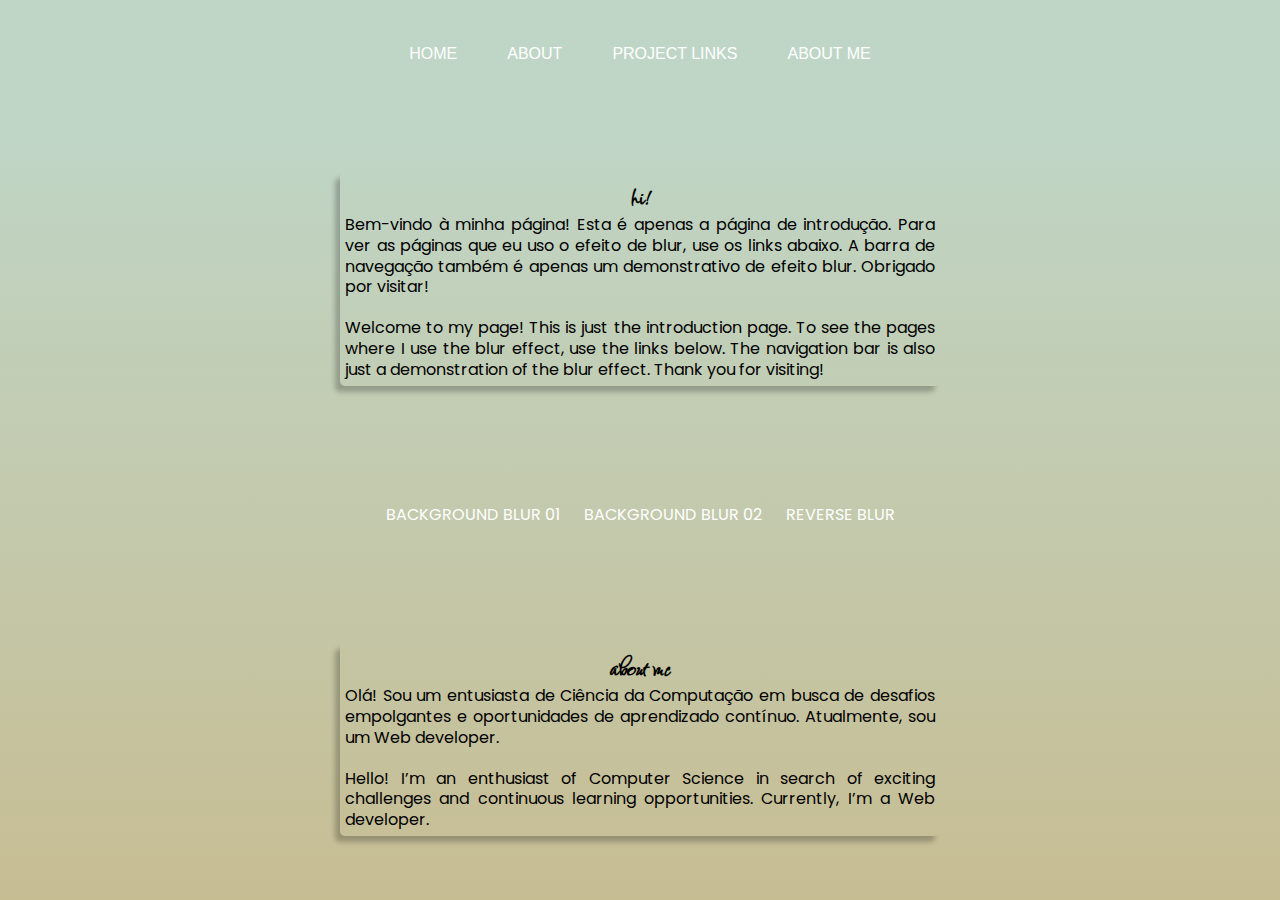
<file: index.html>
<!DOCTYPE html>
<html lang="en">
<head>
    <meta charset="UTF-8">
    <meta name="viewport" content="width=device-width, initial-scale=1.0">
    <title>Home Page</title>
    <link rel="stylesheet" href="style/style.css">
</head>
<body>
     <header>
        <ul>
            <li><a href="#">Home</a></li>
            <li><a href="#">About</a></li>
            <li><a href="#">Project Links</a></li>
            <li><a href="#">About Me</a></li>
        </ul>
     </header>
     <main>
        <div class="about">
            <h1>hi!</h1>
            <p>Bem-vindo à minha página! Esta é apenas a página de introdução. Para ver as páginas que eu uso o efeito de blur, use os links abaixo. A barra de navegação também é apenas um demonstrativo de efeito blur. Obrigado por visitar!
            </p>
            <br>
            <p>Welcome to my page! This is just the introduction page. To see the pages where I use the blur effect, use the links below. The navigation bar is also just a demonstration of the blur effect. Thank you for visiting!</p>
        </div>

        <!--links vão aqui-->
        <div class="links">
            <a href="BGblur.html"target="_blank">Background Blur 01</a>
            <a href="BGblur02.html" target="_blank">Background Blur 02</a>
            <a href="RevBlur.html" target="_blank">Reverse Blur</a>
        </div>

        <div class="about">
            <h1>about me</h1>
            <p>Olá! Sou um entusiasta de Ciência da Computação em busca de desafios empolgantes e oportunidades de aprendizado contínuo. Atualmente, sou um Web developer.
            </p>
            <br>
            <p>Hello! I’m an enthusiast of Computer Science in search of exciting challenges and continuous learning opportunities. Currently, I’m a Web developer.</p>
        </div>
     </main>
</body>
</html>
</file>
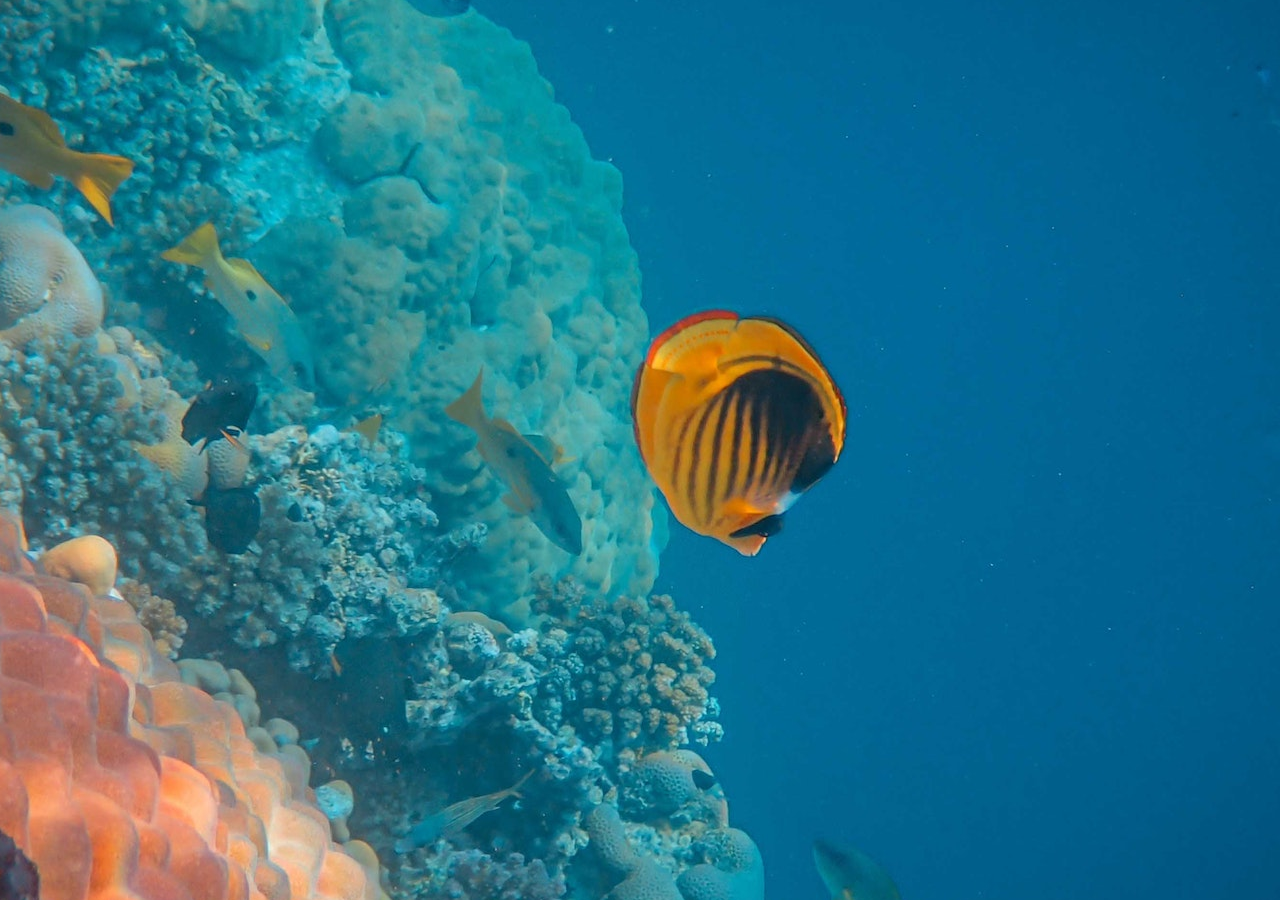
<file: BGblur.html>
<!DOCTYPE html>
<html lang="en">
<head>
    <meta charset="UTF-8">
    <meta name="viewport" content="width=device-width, initial-scale=1.0">
    <title>BG Blur</title>
    <link rel="stylesheet" href="style/BGblur.css">
</head>
<body>
        <section>
            <div class="layer1"></div>
            <div class="layer2"></div>
        </section>
</body>
</html>
</file>
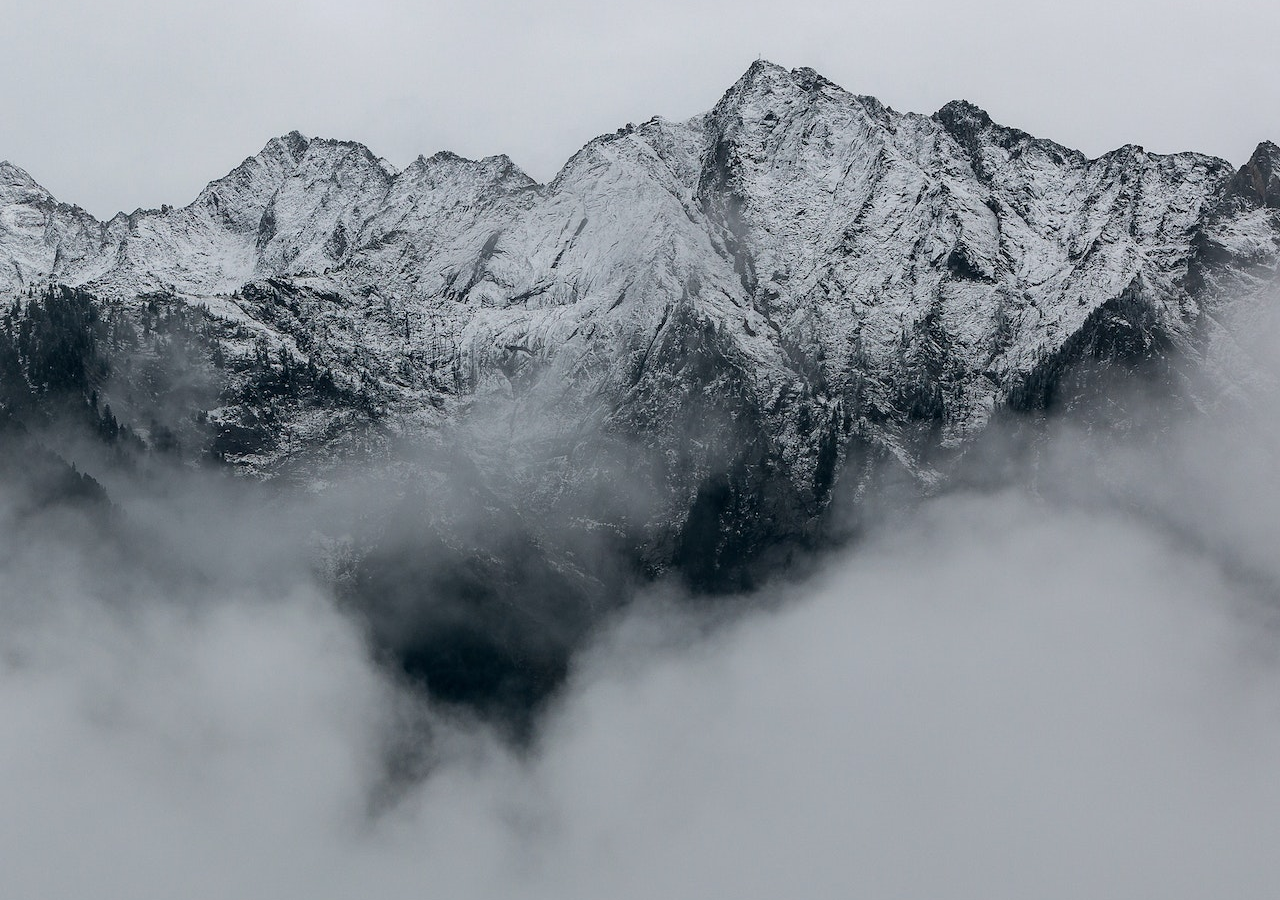
<file: BGblur02.html>
<!DOCTYPE html>
<html lang="en">
<head>
    <meta charset="UTF-8">
    <meta name="viewport" content="width=device-width, initial-scale=1.0">
    <title>BG blur 2</title>
    <link rel="stylesheet" href="style/BGblur.css">
</head>
<body>
    <section>
        <div class="layer4"></div>
        <div class="layer3"></div>
    </section>
</body>
</html>
</file>
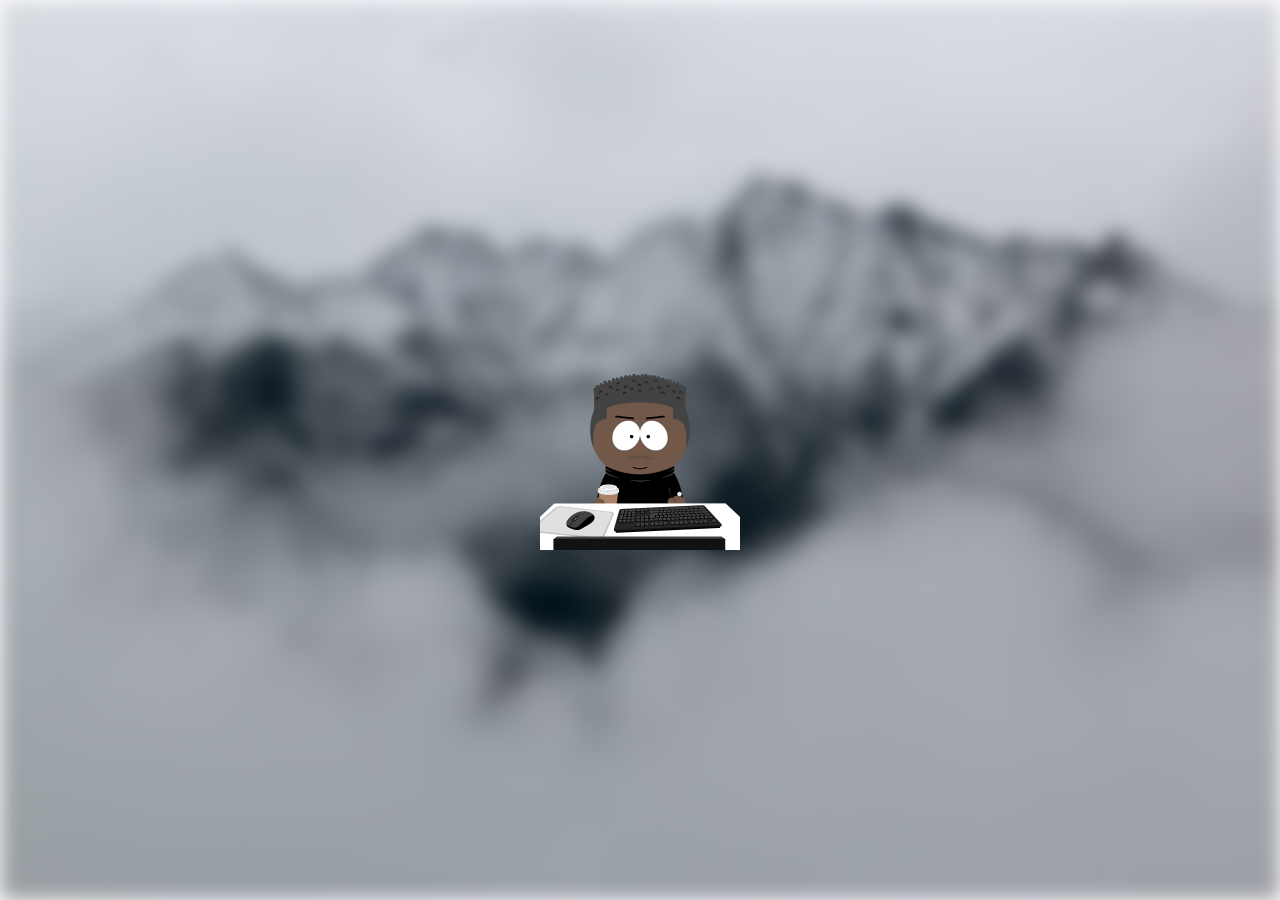
<file: RevBlur.html>
<!DOCTYPE html>
<html lang="en">
<head>
    <meta charset="UTF-8">
    <meta name="viewport" content="width=device-width, initial-scale=1.0">
    <link rel="stylesheet" href="style/RevBlur.css">
    <title>Reverse Blur</title>
</head>
<body>
    <section>
        <img src="imagens/SP-Studio (1).png" alt="logo" class="logo">
        <div class="bg"></div>
    </section>
</body>
</html>
</file>
<file: style/style.css>
@import url('https://fonts.googleapis.com/css2?family=Fuggles&family=Poppins:wght@100;200;300&display=swap');
*{
    margin: 0;
    padding: 0;
    box-sizing: border-box;
}
main{
    height: calc(100vh - 12vh);
    background-image: linear-gradient(to bottom,#bfd6c7,#c7bd93);
    overflow: hidden;
    display: grid;
    place-items: center;
    
}
header{
    margin: 0;
    padding: 0;
    display: flex;
    justify-content: center;
    align-items: center;
    height: 12vh;
    background-color: #bfd6c7;
}
ul{
    margin: 0;
    padding: 0;
    display: flex;
}
ul li{
    list-style: none;
    margin: 0 20px;
    transform: 0.8s;
}
ul li a {
    display: block;
    position: relative;
    text-decoration: none;
    padding: 5px;
    font-size: 16px;
    font-family: sans-serif;
    color: #fff;
    text-transform: uppercase;
}
ul:hover li a {
    transform: scale(1.2);
    opacity: .2;
    filter: blur(5px);
    color: black;
}
ul li a:hover{
    transform: scale(1.2);
    opacity: 1;
    filter: blur(0);
}
ul li a:before{
    content: '';
    position: absolute;
    top: 0;
    left: 0;
    width: 100%;
    height: 100%;
    background: #ff7876;
    transform: .8s;
    transform-origin: right;
    transform: scaleX(0);
    z-index: -1;
}
ul li a:hover:before{
    transition: transform .8s;
    transform-origin: left;
    transform: scaleX(1);
}
div.about{
    max-width: 600px;
    margin: 12px;
    padding: 5px;
    text-align: center;
    font-family: 'Fuggles', cursive;
    border-radius: 5px;
    box-shadow: -5px 6px 5px 0px rgba(0,0,0,0.24);
-webkit-box-shadow: -5px 6px 5px 0px rgba(0,0,0,0.24);
-moz-box-shadow: -5px 6px 5px 0px rgba(0,0,0,0.24);
}
div.about > p{
    text-align: justify;
    line-height: 1.3rem;
    font-family: 'Poppins', sans-serif;
}
.links > a{
    text-decoration: none;
    padding: 10px;
    font-size: 16px;
    font-family: 'Poppins', sans-serif;
    color: #ffffff;
    text-transform: uppercase;
}
.links > a:hover{
    transition: .5s;
    color: #ff7876;
    text-decoration: underline;
}
</file>
<file: style/BGblur.css>
body{
    margin: 0;
    padding: 0;
}
section{
    width: 100%;
    height: 100vh;
}
.layer2{
    position: absolute;
    top: 0;
    left: 0;
    width: 100%;
    height: 100%;
    background: #9e0f0f url(../imagens/pexels-francesco-ungaro-13377557.jpg) no-repeat;
    background-attachment: fixed;
    background-position: center;
    transition: .5s;
}
.layer1{
    border-radius: 5px;
    position: absolute;
    top: 50%;
    left: 50%;
    transform: translate(-50%, -50%);
    width: 600px;
    height: 450px;
    background: url(../imagens/pexels-francesco-ungaro-13377557.jpg) no-repeat;
    background-position: center;
    z-index: 1;
}
.layer1:hover ~ .layer2{
    filter: blur(10px);
}
.layer1:hover{
    box-shadow: 0 25px 60px rgba(0,0, 0, 0.8);
}

.layer3{
    position: absolute;
    top: 0;
    left: 0;
    width: 100%;
    height: 100%;
    background: #9e0f0f url(../imagens/pexels-eberhard-grossgasteiger-691668.jpg) no-repeat;
    background-attachment: fixed;
    background-position: center;
    transition: .5s;
}
.layer4{
    overflow: hidden;
    border-radius: 5px;
    position: absolute;
    top: 50%;
    left: 50%;
    transform: translate(-50%, -50%);
    width: 600px;
    height: 450px;
    background: url(../imagens/pexels-eberhard-grossgasteiger-691668.jpg) no-repeat;
    background-position: center;
    z-index: 1;
}
.layer4:hover ~ .layer3{
    filter: blur(10px);
}
.layer4:hover{
    box-shadow: 0 25px 60px rgba(0,0, 0, 0.8);
}
</file>
<file: style/RevBlur.css>
body{
    margin: 0;
    padding: 0;
    box-sizing: border-box;
}
section{
    width: 100%;
    height: 100vh;
    display: flex;
    justify-content: center;
    align-items: center;
}
section .bg{
    position: absolute;
    top: 0;
    left: 0;
    width: 100%;
    height: 100%;
    background:url(../imagens/pexels-eberhard-grossgasteiger-691668.jpg);
    background-size: cover;
    filter: blur(10px);
    transition: .8s;
}
.logo{
    position: relative;
    z-index: 1;
    max-width: 200px;
    transition: .8s;
}
.logo:hover{
    filter: blur(2px);
    transform: scale(2);
}

.logo:hover ~ .bg{
    filter: blur(0);
    transform: scale(1.2);
}
</file>
